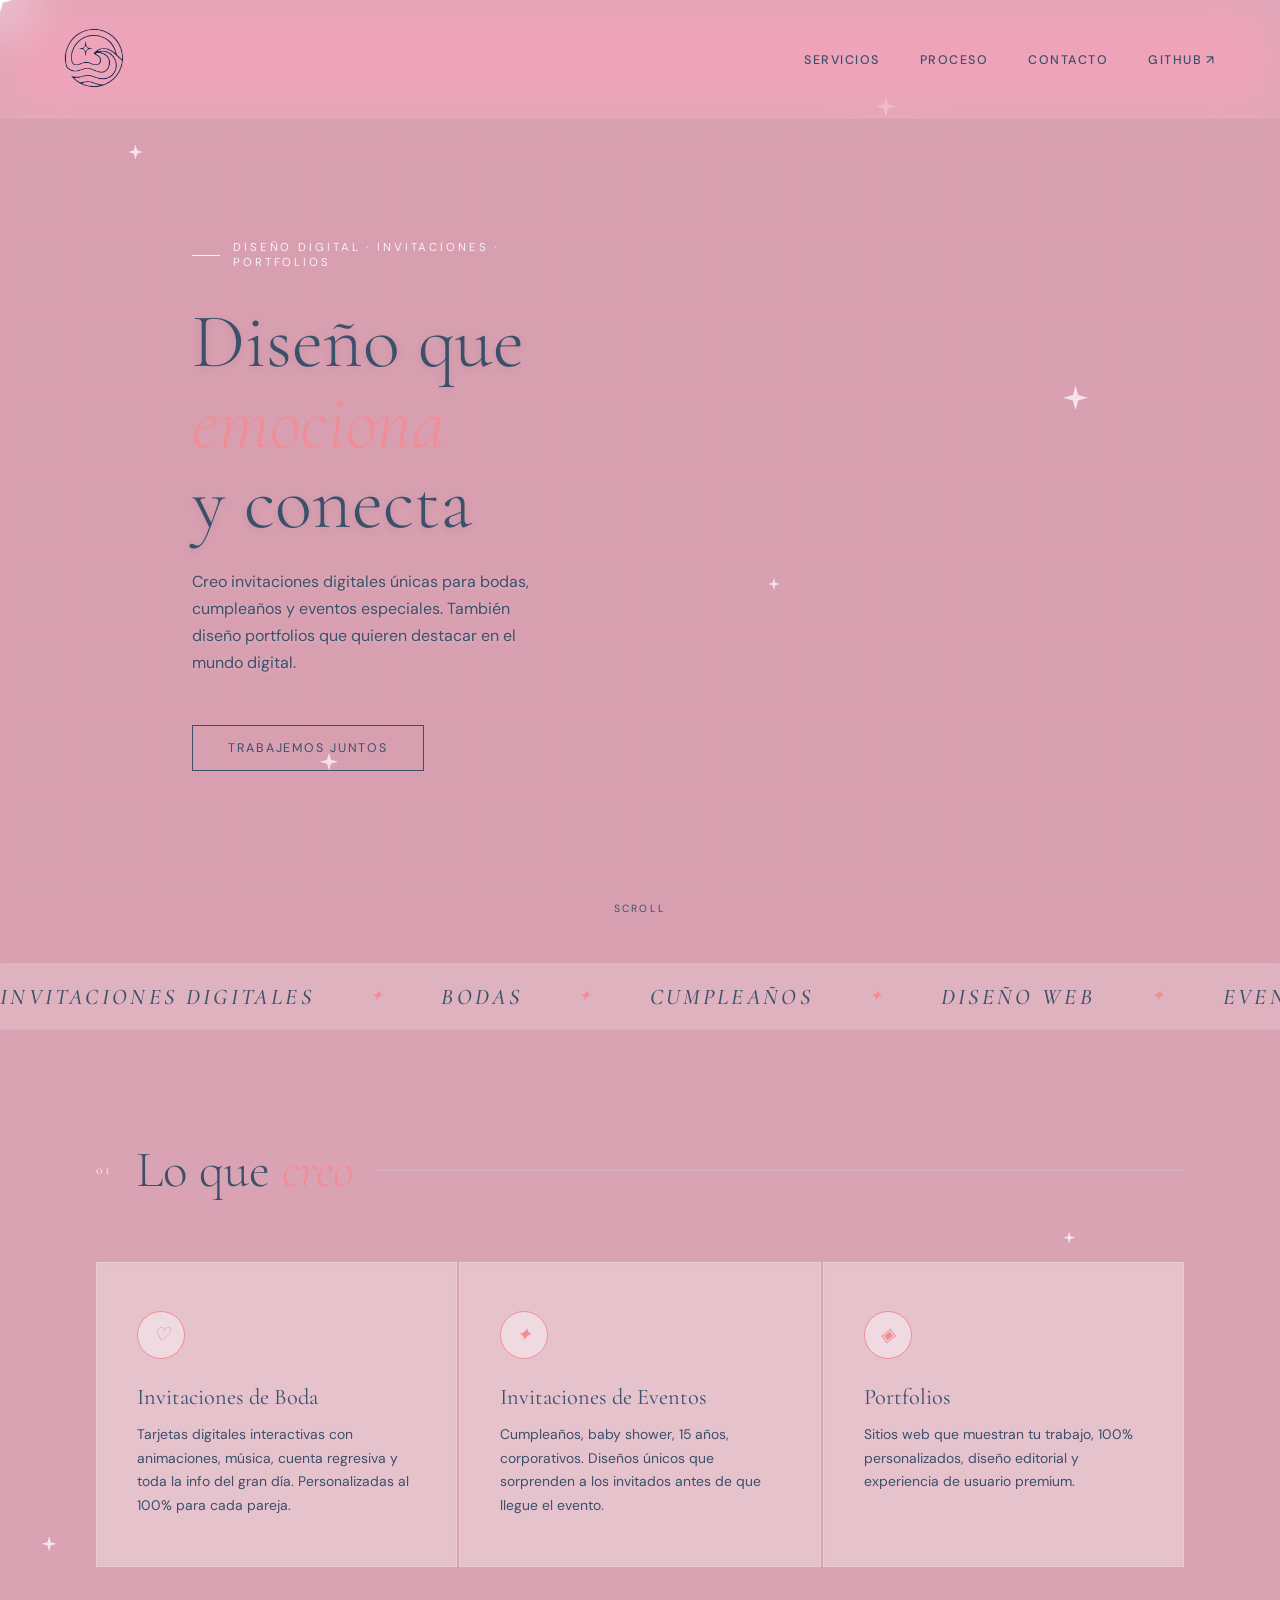
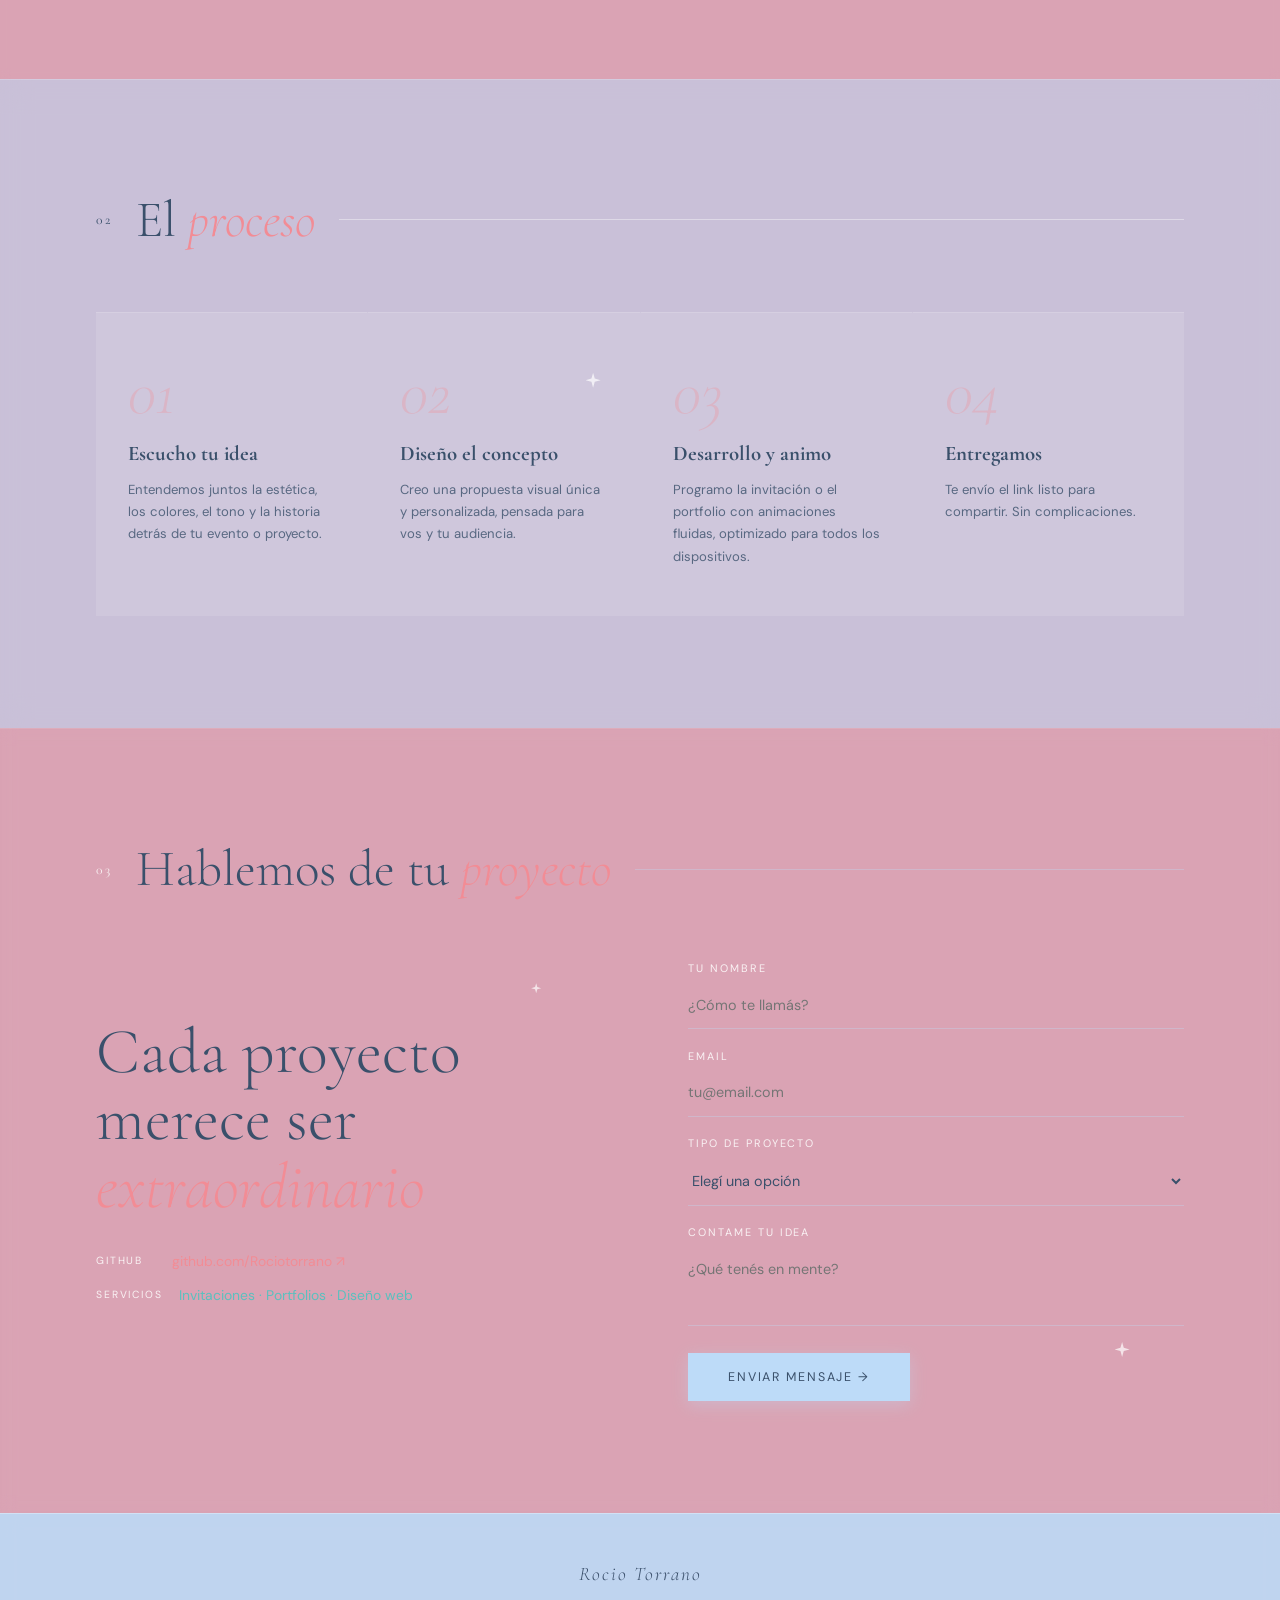
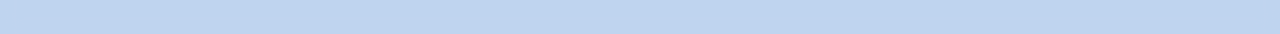
<file: index.html>
<!DOCTYPE html>
<html lang="es">

<head>
  <meta charset="UTF-8">
  <meta name="viewport" content="width=device-width, initial-scale=1.0">
  <title>Rocio Torrano — Diseño Digital</title>
  <link
    href="https://fonts.googleapis.com/css2?family=Cormorant+Garamond:ital,wght@0,300;0,400;0,600;1,300;1,400&family=DM+Sans:wght@300;400;500&display=swap"
    rel="stylesheet">
  <link rel="stylesheet" href="style.css">
</head>

<body>

  <video autoplay muted loop playsinline id="bg-video">
    <source src="fondo.mp4" type="video/mp4">
  </video>

  <div id="cursor"></div>
  <div id="cursor-ring"></div>

  <nav>
    <a href="#" class="nav-logo">
      <img src="logo.png" alt="Rocio Torrano" class="logo-img">
    </a>
    <ul class="nav-links">
      <li><a href="#servicios">Servicios</a></li>
      <li><a href="#proceso">Proceso</a></li>
      <li><a href="#contacto">Contacto</a></li>
      <li><a href="https://github.com/Rociotorrano" target="_blank">GitHub ↗</a></li>
    </ul>
  </nav>

  <!-- HERO -->
  <section class="hero">
    <div class="hero-bg-anim">
      <!-- Destellos inspirados en la imagen -->
      <div class="sparkle" style="top: 15%; left: 10%; animation-delay: 0s;"></div>
      <div class="sparkle" style="top: 40%; right: 15%; animation-delay: 1.5s; width: 25px; height: 25px;"></div>
      <div class="sparkle" style="bottom: 20%; left: 25%; animation-delay: 0.8s; width: 18px; height: 18px;"></div>
      <div class="sparkle" style="top: 60%; left: 60%; animation-delay: 2s; width: 12px; height: 12px;"></div>
      <div class="sparkle" style="top: 10%; right: 30%; animation-delay: 0.5s; width: 20px; height: 20px;"></div>
    </div>
    <div class="hero-left">
      <div class="hero-tag">Diseño Digital · Invitaciones · Portfolios</div>
      <h1 class="hero-title">
        Diseño que<br><em>emociona</em><br>y conecta
      </h1>
      <p class="hero-sub">
        Creo invitaciones digitales únicas para bodas, cumpleaños y eventos especiales. También diseño portfolios que
        quieren destacar en el mundo digital.
      </p>
      <div class="hero-ctas">
        <a href="#contacto" class="btn-outline">Trabajemos juntos</a>
      </div>
    </div>
    <div class="hero-right">
    </div>
    <div class="hero-scroll">
      <span>Scroll</span>
    </div>
  </section>

  <!-- MARQUEE -->
  <div class="marquee-strip">
    <div class="marquee-inner">
      <span>Invitaciones Digitales</span><span class="dot">✦</span>
      <span>Bodas</span><span class="dot">✦</span>
      <span>Cumpleaños</span><span class="dot">✦</span>
      <span>Diseño Web</span><span class="dot">✦</span>
      <span>Eventos Especiales</span><span class="dot">✦</span>
      <span>Invitaciones Digitales</span><span class="dot">✦</span>
      <span>Bodas</span><span class="dot">✦</span>
      <span>Cumpleaños</span><span class="dot">✦</span>
      <span>Diseño Web</span><span class="dot">✦</span>
      <span>Eventos Especiales</span><span class="dot">✦</span>
    </div>
  </div>

  <!-- SERVICIOS -->
  <section class="services" id="servicios">
    <div class="section-header">
      <span class="section-num">01</span>
      <h2 class="section-title">Lo que <em>creo</em></h2>
      <div class="section-line"></div>
    </div>
    <div class="services-grid" style="position: relative;">
      <!-- Brillos en servicios -->
      <div class="sparkle" style="top: -10%; right: 10%; animation-delay: 2s; width: 12px; height: 12px;"></div>
      <div class="sparkle" style="bottom: 5%; left: -5%; animation-delay: 1s; width: 15px; height: 15px;"></div>

      <div class="service-card">
        <div class="service-icon">♡</div>
        <h3 class="service-name">Invitaciones de Boda</h3>
        <p class="service-desc">Tarjetas digitales interactivas con animaciones, música, cuenta regresiva y toda la info
          del gran día. Personalizadas al 100% para cada pareja.</p>
      </div>
      <div class="service-card">
        <div class="service-icon">✦</div>
        <h3 class="service-name">Invitaciones de Eventos</h3>
        <p class="service-desc">Cumpleaños, baby shower, 15 años, corporativos. Diseños únicos que sorprenden a los
          invitados antes de que llegue el evento.</p>
      </div>
      <div class="service-card">
        <div class="service-icon">◈</div>
        <h3 class="service-name">Portfolios</h3>
        <p class="service-desc">Sitios web que muestran tu trabajo, 100% personalizados,
          diseño editorial y experiencia de usuario premium.</p>
      </div>
    </div>
  </section>



  <!-- PROCESO -->
  <section class="process" id="proceso">
    <div class="section-header">
      <span class="section-num">02</span>
      <h2 class="section-title">El <em>proceso</em></h2>
      <div class="section-line"></div>
    </div>
    <div class="process-steps" style="position: relative;">
      <!-- Brillos en proceso -->
      <div class="sparkle" style="top: 20%; left: 45%; animation-delay: 3s; filter: brightness(2);"></div>

      <div class="step">
        <div class="step-num">01</div>
        <h3 class="step-title">Escucho tu idea</h3>
        <p class="step-desc">Entendemos juntos la estética, los colores, el tono y la historia detrás de tu evento o
          proyecto.</p>
      </div>
      <div class="step">
        <div class="step-num">02</div>
        <h3 class="step-title">Diseño el concepto</h3>
        <p class="step-desc">Creo una propuesta visual única y personalizada, pensada para vos y tu audiencia.</p>
      </div>
      <div class="step">
        <div class="step-num">03</div>
        <h3 class="step-title">Desarrollo y animo</h3>
        <p class="step-desc">Programo la invitación o el portfolio con animaciones fluidas, optimizado para todos los
          dispositivos.</p>
      </div>
      <div class="step">
        <div class="step-num">04</div>
        <h3 class="step-title">Entregamos</h3>
        <p class="step-desc">Te envío el link listo para compartir. Sin complicaciones.</p>
      </div>
    </div>
  </section>

  <!-- CONTACTO -->
  <section class="contact" id="contacto">
    <div class="section-header">
      <span class="section-num">03</span>
      <h2 class="section-title">Hablemos de tu <em>proyecto</em></h2>
      <div class="section-line"></div>
    </div>
    <div class="contact-inner" style="position: relative;">
      <!-- Brillos en contacto -->
      <div class="sparkle" style="bottom: 10%; right: 5%; animation-delay: 0.5s;"></div>
      <div class="sparkle" style="top: 5%; left: 40%; animation-delay: 2.5s; width: 10px; height: 10px;"></div>

      <div class="contact-left">
        <div class="big-text">
          Cada proyecto<br>merece ser<br><em>extraordinario</em>
        </div>
        <div class="contact-detail">
          <div class="contact-item">
            <span class="label">GitHub</span>
            <a href="https://github.com/Rociotorrano" target="_blank"
              style="color:var(--dusty-rose); text-decoration:none; font-size:0.87rem;">github.com/Rociotorrano ↗</a>
          </div>
          <div class="contact-item">
            <span class="label">Servicios</span>
            <span>Invitaciones · Portfolios · Diseño web</span>
          </div>
        </div>

      </div>
      <div class="contact-form">
        <div class="form-group">
          <label>Tu nombre</label>
          <input type="text" id="contact-name" placeholder="¿Cómo te llamás?">
        </div>
        <div class="form-group">
          <label>Email</label>
          <input type="email" id="contact-email" placeholder="tu@email.com">
        </div>
        <div class="form-group">
          <label>Tipo de proyecto</label>
          <select id="contact-project">
            <option value="" disabled selected>Elegí una opción</option>
            <option>Invitación de boda</option>
            <option>Invitación de cumpleaños / evento</option>
            <option>Portfolio</option>
            <option>Otro proyecto</option>
          </select>
        </div>
        <div class="form-group">
          <label>Contame tu idea</label>
          <textarea id="contact-message" placeholder="¿Qué tenés en mente?"></textarea>
        </div>
        <button class="form-submit" id="whatsapp-submit">Enviar mensaje →</button>
      </div>
    </div>
  </section>

  <!-- FOOTER -->
  <footer style="justify-content: center; flex-direction: column; gap: 1rem; text-align: center;">
    <div class="footer-logo">Rocio Torrano</div>

  </footer>

  <script src="main.js"></script>
</body>

</html>
</file>
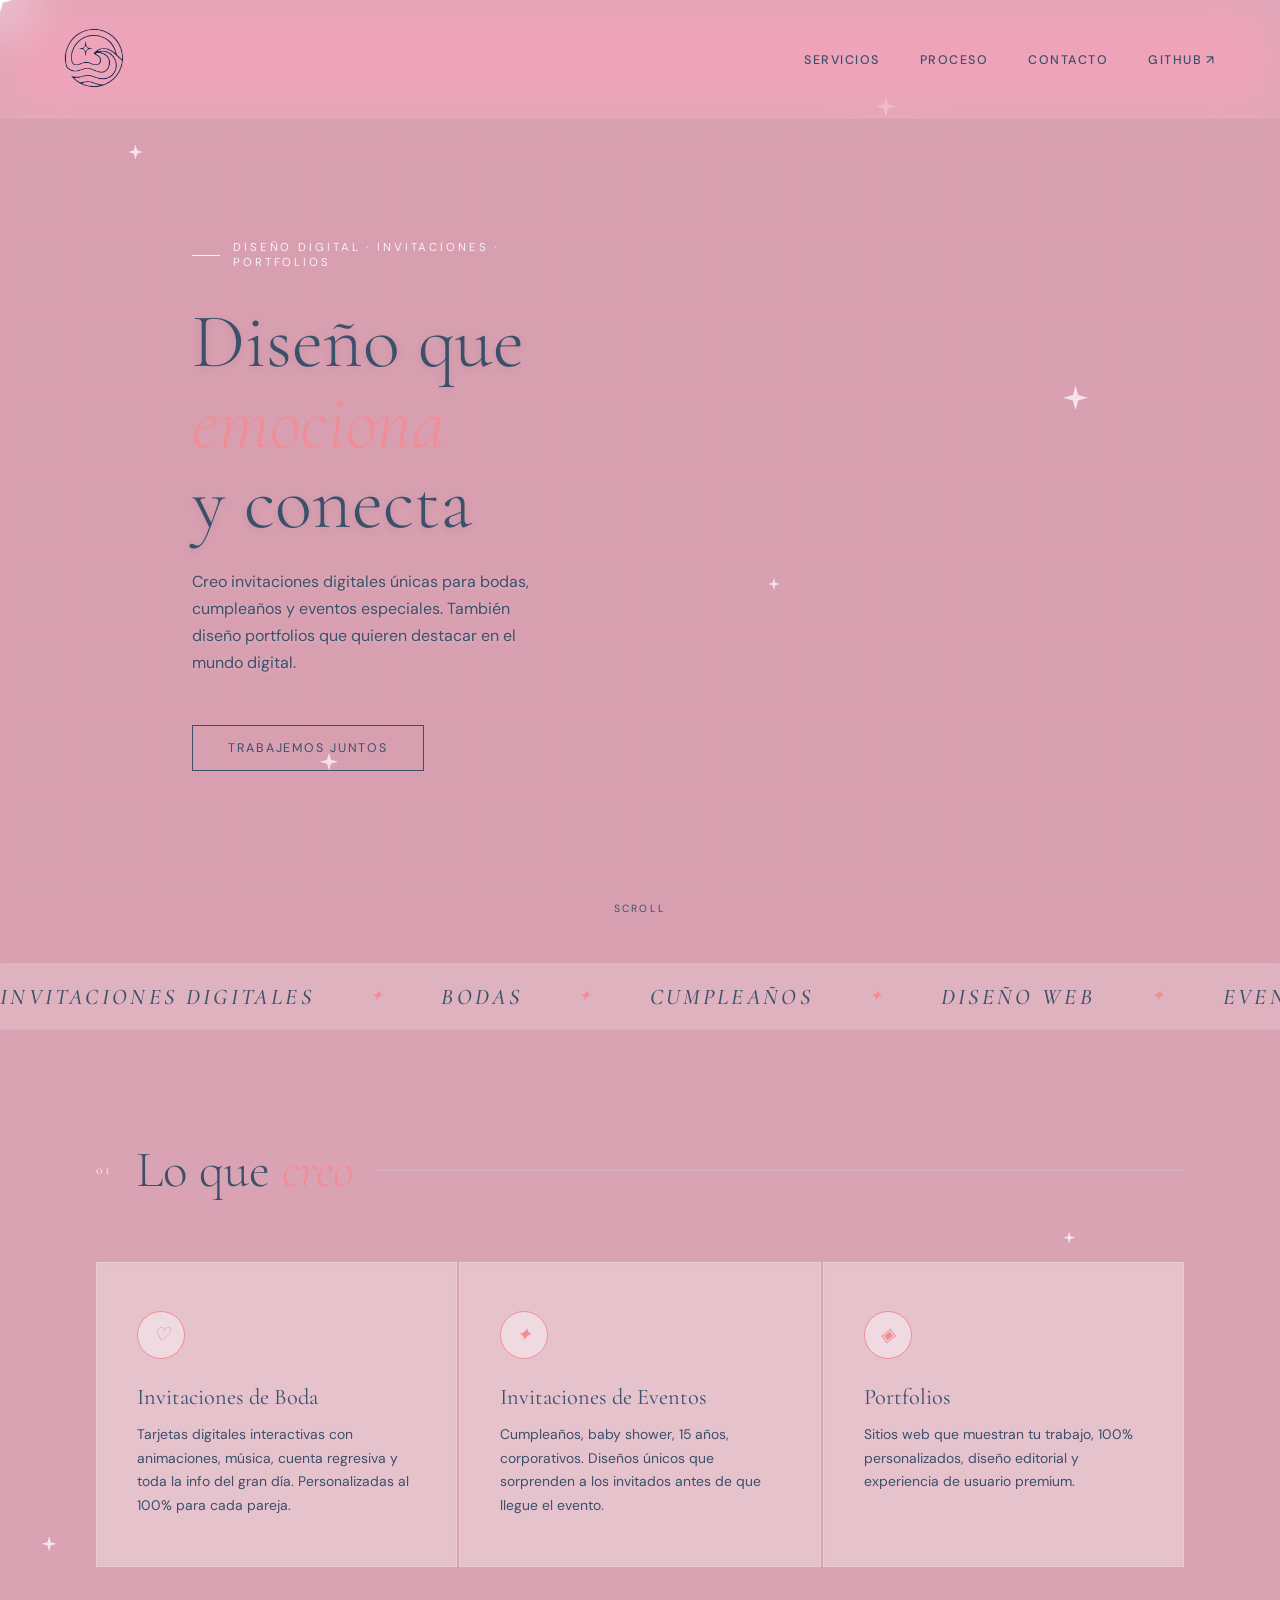
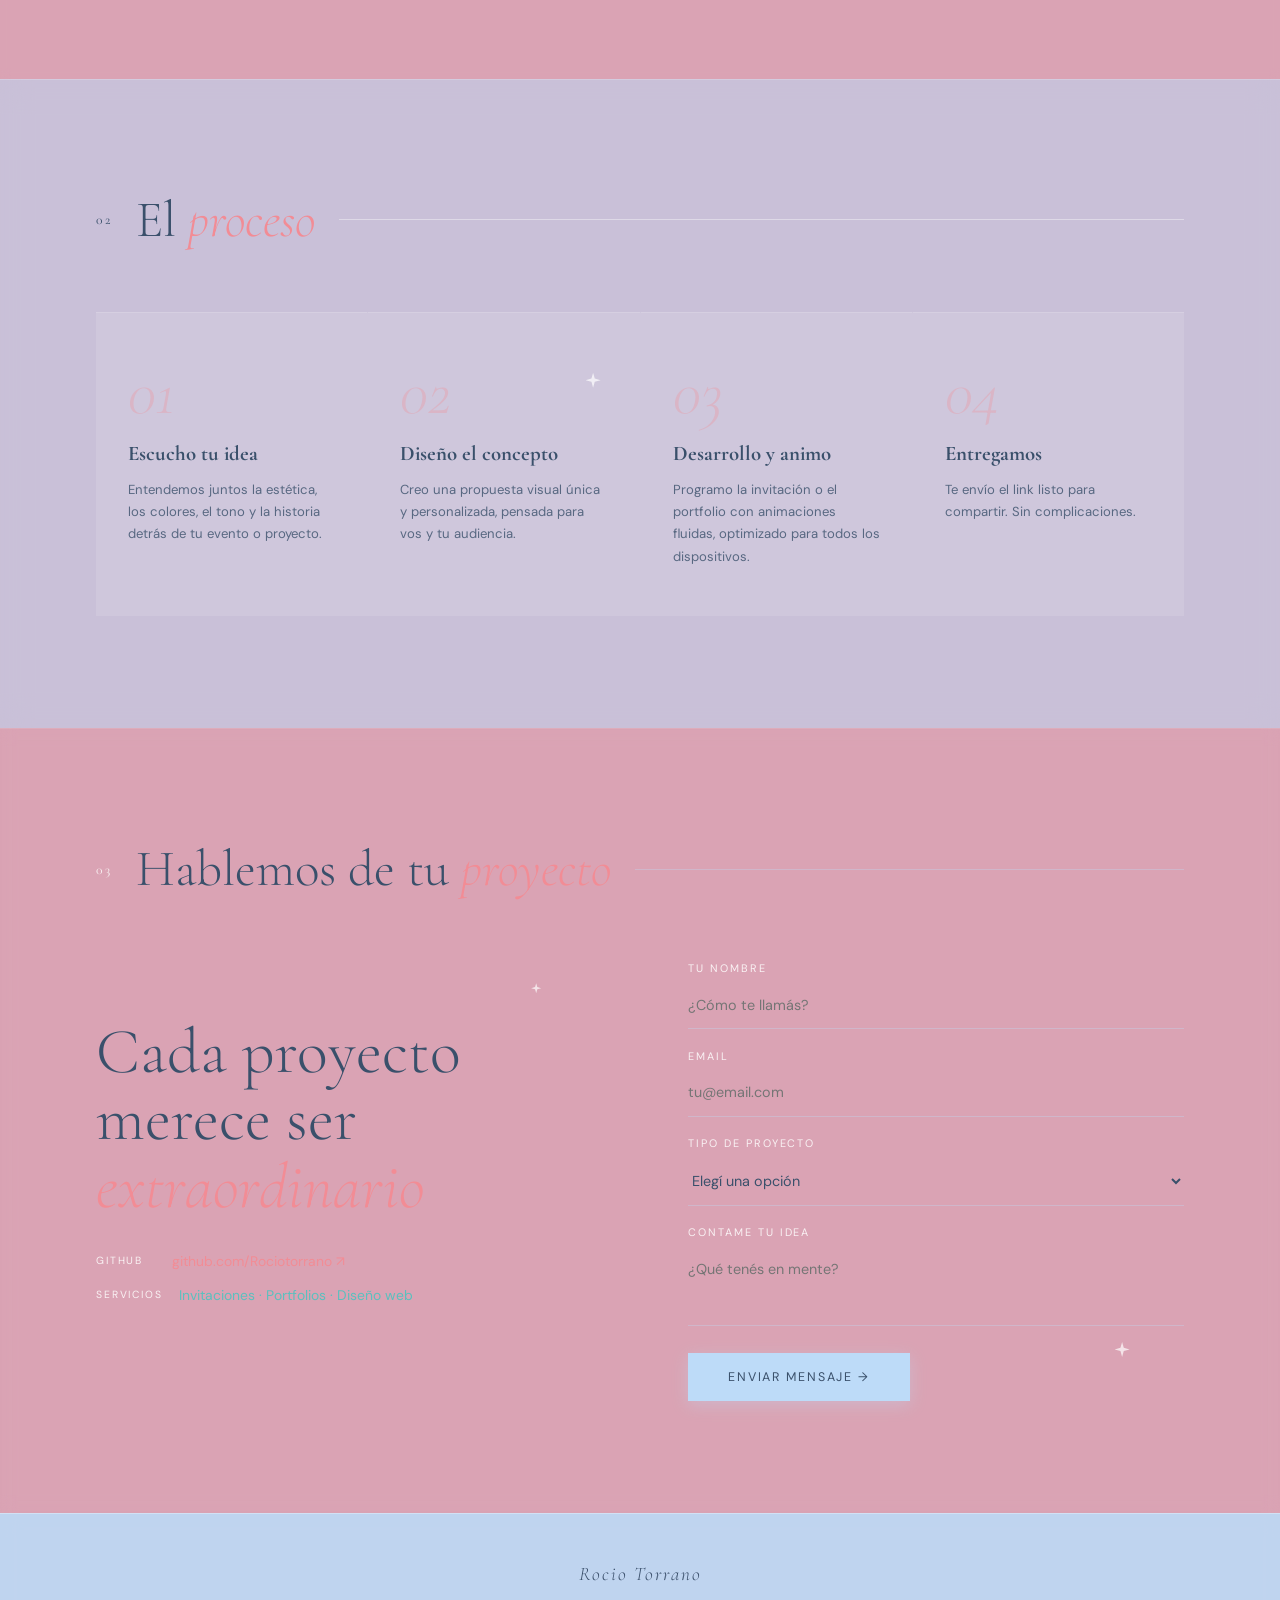
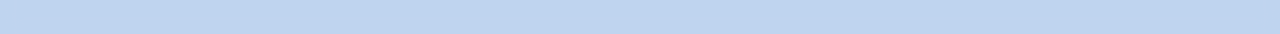
<file: portfolio-rocio.html>
<!DOCTYPE html>
<html lang="es">

<head>
  <meta charset="UTF-8">
  <meta name="viewport" content="width=device-width, initial-scale=1.0">
  <title>Rocio Torrano — Diseño Digital</title>
  <link
    href="https://fonts.googleapis.com/css2?family=Cormorant+Garamond:ital,wght@0,300;0,400;0,600;1,300;1,400&family=DM+Sans:wght@300;400;500&display=swap"
    rel="stylesheet">
  <link rel="stylesheet" href="style.css">
</head>

<body>

  <video autoplay muted loop playsinline id="bg-video">
    <source src="fondo.mp4" type="video/mp4">
  </video>

  <div id="cursor"></div>
  <div id="cursor-ring"></div>

  <nav>
    <a href="#" class="nav-logo">
      <img src="logo.png" alt="Rocio Torrano" style="height: 85px; width: auto; display: block;">
    </a>
    <ul class="nav-links">
      <li><a href="#servicios">Servicios</a></li>
      <li><a href="#proceso">Proceso</a></li>
      <li><a href="#contacto">Contacto</a></li>
      <li><a href="https://github.com/Rociotorrano" target="_blank">GitHub ↗</a></li>
    </ul>
  </nav>

  <!-- HERO -->
  <section class="hero">
    <div class="hero-bg-anim">
      <!-- Destellos inspirados en la imagen -->
      <div class="sparkle" style="top: 15%; left: 10%; animation-delay: 0s;"></div>
      <div class="sparkle" style="top: 40%; right: 15%; animation-delay: 1.5s; width: 25px; height: 25px;"></div>
      <div class="sparkle" style="bottom: 20%; left: 25%; animation-delay: 0.8s; width: 18px; height: 18px;"></div>
      <div class="sparkle" style="top: 60%; left: 60%; animation-delay: 2s; width: 12px; height: 12px;"></div>
      <div class="sparkle" style="top: 10%; right: 30%; animation-delay: 0.5s; width: 20px; height: 20px;"></div>
    </div>
    <div class="hero-left">
      <div class="hero-tag">Diseño Digital · Invitaciones · Portfolios</div>
      <h1 class="hero-title">
        Diseño que<br><em>emociona</em><br>y conecta
      </h1>
      <p class="hero-sub">
        Creo invitaciones digitales únicas para bodas, cumpleaños y eventos especiales. También diseño portfolios que
        quieren destacar en el mundo digital.
      </p>
      <div class="hero-ctas">
        <a href="#contacto" class="btn-outline">Trabajemos juntos</a>
      </div>
    </div>
    <div class="hero-right">
    </div>
    <div class="hero-scroll">
      <span>Scroll</span>
    </div>
  </section>

  <!-- MARQUEE -->
  <div class="marquee-strip">
    <div class="marquee-inner">
      <span>Invitaciones Digitales</span><span class="dot">✦</span>
      <span>Bodas</span><span class="dot">✦</span>
      <span>Cumpleaños</span><span class="dot">✦</span>
      <span>Diseño Web</span><span class="dot">✦</span>
      <span>Eventos Especiales</span><span class="dot">✦</span>
      <span>Invitaciones Digitales</span><span class="dot">✦</span>
      <span>Bodas</span><span class="dot">✦</span>
      <span>Cumpleaños</span><span class="dot">✦</span>
      <span>Diseño Web</span><span class="dot">✦</span>
      <span>Eventos Especiales</span><span class="dot">✦</span>
    </div>
  </div>

  <!-- SERVICIOS -->
  <section class="services" id="servicios">
    <div class="section-header">
      <span class="section-num">01</span>
      <h2 class="section-title">Lo que <em>creo</em></h2>
      <div class="section-line"></div>
    </div>
    <div class="services-grid" style="position: relative;">
      <!-- Brillos en servicios -->
      <div class="sparkle" style="top: -10%; right: 10%; animation-delay: 2s; width: 12px; height: 12px;"></div>
      <div class="sparkle" style="bottom: 5%; left: -5%; animation-delay: 1s; width: 15px; height: 15px;"></div>

      <div class="service-card">
        <div class="service-icon">♡</div>
        <h3 class="service-name">Invitaciones de Boda</h3>
        <p class="service-desc">Tarjetas digitales interactivas con animaciones, música, cuenta regresiva y toda la info
          del gran día. Personalizadas al 100% para cada pareja.</p>
      </div>
      <div class="service-card">
        <div class="service-icon">✦</div>
        <h3 class="service-name">Invitaciones de Eventos</h3>
        <p class="service-desc">Cumpleaños, baby shower, 15 años, corporativos. Diseños únicos que sorprenden a los
          invitados antes de que llegue el evento.</p>
      </div>
      <div class="service-card">
        <div class="service-icon">◈</div>
        <h3 class="service-name">Portfolios</h3>
        <p class="service-desc">Sitios web que muestran tu trabajo, 100% personalizados,
          diseño editorial y experiencia de usuario premium.</p>
      </div>
    </div>
  </section>



  <!-- PROCESO -->
  <section class="process" id="proceso">
    <div class="section-header">
      <span class="section-num">02</span>
      <h2 class="section-title">El <em>proceso</em></h2>
      <div class="section-line"></div>
    </div>
    <div class="process-steps" style="position: relative;">
      <!-- Brillos en proceso -->
      <div class="sparkle" style="top: 20%; left: 45%; animation-delay: 3s; filter: brightness(2);"></div>

      <div class="step">
        <div class="step-num">01</div>
        <h3 class="step-title">Escucho tu idea</h3>
        <p class="step-desc">Entendemos juntos la estética, los colores, el tono y la historia detrás de tu evento o
          proyecto.</p>
      </div>
      <div class="step">
        <div class="step-num">02</div>
        <h3 class="step-title">Diseño el concepto</h3>
        <p class="step-desc">Creo una propuesta visual única y personalizada, pensada para vos y tu audiencia.</p>
      </div>
      <div class="step">
        <div class="step-num">03</div>
        <h3 class="step-title">Desarrollo y animo</h3>
        <p class="step-desc">Programo la invitación o el portfolio con animaciones fluidas, optimizado para todos los
          dispositivos.</p>
      </div>
      <div class="step">
        <div class="step-num">04</div>
        <h3 class="step-title">Entregamos</h3>
        <p class="step-desc">Te envío el link listo para compartir. Sin complicaciones.</p>
      </div>
    </div>
  </section>

  <!-- CONTACTO -->
  <section class="contact" id="contacto">
    <div class="section-header">
      <span class="section-num">03</span>
      <h2 class="section-title">Hablemos de tu <em>proyecto</em></h2>
      <div class="section-line"></div>
    </div>
    <div class="contact-inner" style="position: relative;">
      <!-- Brillos en contacto -->
      <div class="sparkle" style="bottom: 10%; right: 5%; animation-delay: 0.5s;"></div>
      <div class="sparkle" style="top: 5%; left: 40%; animation-delay: 2.5s; width: 10px; height: 10px;"></div>

      <div class="contact-left">
        <div class="big-text">
          Cada proyecto<br>merece ser<br><em>extraordinario</em>
        </div>
        <div class="contact-detail">
          <div class="contact-item">
            <span class="label">GitHub</span>
            <a href="https://github.com/Rociotorrano" target="_blank"
              style="color:var(--dusty-rose); text-decoration:none; font-size:0.87rem;">github.com/Rociotorrano ↗</a>
          </div>
          <div class="contact-item">
            <span class="label">Servicios</span>
            <span>Invitaciones · Portfolios · Diseño web</span>
          </div>
        </div>

      </div>
      <div class="contact-form">
        <div class="form-group">
          <label>Tu nombre</label>
          <input type="text" id="contact-name" placeholder="¿Cómo te llamás?">
        </div>
        <div class="form-group">
          <label>Email</label>
          <input type="email" id="contact-email" placeholder="tu@email.com">
        </div>
        <div class="form-group">
          <label>Tipo de proyecto</label>
          <select id="contact-project">
            <option value="" disabled selected>Elegí una opción</option>
            <option>Invitación de boda</option>
            <option>Invitación de cumpleaños / evento</option>
            <option>Portfolio</option>
            <option>Otro proyecto</option>
          </select>
        </div>
        <div class="form-group">
          <label>Contame tu idea</label>
          <textarea id="contact-message" placeholder="¿Qué tenés en mente?"></textarea>
        </div>
        <button class="form-submit" id="whatsapp-submit">Enviar mensaje →</button>
      </div>
    </div>
  </section>

  <!-- FOOTER -->
  <footer style="justify-content: center; flex-direction: column; gap: 1rem; text-align: center;">
    <div class="footer-logo">Rocio Torrano</div>

  </footer>

  <script src="main.js"></script>
</body>

</html>
</file>
<file: style.css>
:root {
  --cream: #d89fb0;
  --warm-white: #FFFFFF;
  --blush: #FDE2E4;
  --dusty-rose: #F28C95;
  --terra: #FFB382;
  --deep: #3A506B;
  /* Azul profundo para legibilidad en lugar de marrón */
  --sage: #5BC0BE;
  /* Celeste acento */
  --gold: rgba(255, 255, 255, 0.85);
  /* Blanco opaco para etiquetas */
  --gold-light: rgba(186, 225, 255, 0.3);
  /* Bordes celestes suaves */
  --charcoal: #5BC0BE;
  --mesh-1: #FFB382;
  --mesh-2: #F28C95;
  --mesh-3: #FFD97D;
  --mesh-4: #FFCAE3;
}

* {
  margin: 0;
  padding: 0;
  box-sizing: border-box;
}

body {
  font-family: 'DM Sans', sans-serif;
  background-color: var(--cream);
  color: var(--deep);
  overflow-x: hidden;
  position: relative;
}

#bg-video {
  position: fixed;
  top: 50%;
  left: 50%;
  min-width: 100%;
  min-height: 100%;
  width: auto;
  height: auto;
  z-index: -5;
  transform: translate(-50%, -50%);
  object-fit: cover;
}

/* Glass Tile Grid Overlay */
body::before {
  content: '';
  position: fixed;
  inset: 0;
  z-index: -1;
  pointer-events: none;
}

body::after {
  content: '';
  position: fixed;
  inset: 0;
  background-color: rgba(216, 159, 176, 0.3);
  /* Tinte rosado para el video */
  background-image: radial-gradient(circle at 2px 2px, rgba(255, 255, 255, 0.05) 1px, transparent 0);
  background-size: 20px 20px;
  backdrop-filter: blur(2px);
  z-index: -2;
  pointer-events: none;
}

/* Subtle tile highlight */
.grid-tile-highlight {
  position: absolute;
  inset: 0;
  background: radial-gradient(circle at 50% 50%, rgba(255, 255, 255, 0.03) 0%, transparent 70%);
  pointer-events: none;
}

/* ── CURSOR ── */
body {
  cursor: none;
}

#cursor {
  position: fixed;
  width: 25px;
  height: 25px;
  background: #FFFFFF;
  /* Blanco puro */
  clip-path: polygon(50% 0%, 61% 39%, 100% 50%, 61% 61%, 50% 100%, 39% 61%, 0% 50%, 39% 39%);
  pointer-events: none;
  z-index: 9999;
  transform: translate(-50%, -50%);
  transition: transform 0.1s ease-out;
  filter: drop-shadow(0 0 10px #FFFFFF) drop-shadow(0 0 20px #FFFFFF);
  /* Sombra blanca intensa */
}

#cursor-ring {
  position: fixed;
  width: 65px;
  height: 65px;
  background: rgba(255, 255, 255, 0.4);
  /* Halo blanco más visible */
  border-radius: 50%;
  pointer-events: none;
  z-index: 9998;
  transform: translate(-50%, -50%);
  transition: all 0.2s cubic-bezier(.23, 1, .32, 1);
  filter: blur(25px);
  opacity: 1;
}

/* ── NAV ── */
nav {
  position: fixed;
  top: 0;
  left: 0;
  right: 0;
  z-index: 100;
  padding: 1rem 4rem;
  display: flex;
  justify-content: space-between;
  align-items: center;
  background: rgba(255, 255, 255, 0.1);
  backdrop-filter: blur(30px) saturate(150%);
  border-bottom: 1px solid rgba(255, 255, 255, 0.1);
}

.nav-logo {
  display: flex;
  align-items: center;
  text-decoration: none;
}

.logo-img {
  height: 85px;
  width: auto;
  display: block;
  transition: height 0.3s ease;
}

.nav-links {
  display: flex;
  gap: 2.5rem;
  list-style: none;
}

.nav-links a {
  font-size: 0.78rem;
  letter-spacing: 0.12em;
  text-transform: uppercase;
  color: var(--deep);
  /* Cambiado a deep para visibilidad */
  text-decoration: none;
  font-weight: 500;
  transition: color 0.2s;
}

.nav-links a:hover {
  color: var(--dusty-rose);
}

/* ── HERO ── */
.hero {
  min-height: 100vh;
  display: grid;
  grid-template-columns: 1fr 1fr;
  position: relative;
  overflow: hidden;
  background-color: transparent;
}

@keyframes meshAnim {
  0% {
    background-position: 0% 0%;
  }

  100% {
    background-position: 100% 100%;
  }
}

.hero-left {
  display: flex;
  flex-direction: column;
  justify-content: center;
  padding: 8rem 5rem 5rem 6rem;
  position: relative;
  z-index: 2;
}

.hero-tag {
  font-size: 0.72rem;
  letter-spacing: 0.25em;
  text-transform: uppercase;
  color: var(--gold);
  margin-bottom: 2rem;
  display: flex;
  align-items: center;
  gap: 0.8rem;
}

.hero-tag::before {
  content: '';
  display: block;
  width: 2rem;
  height: 0.5px;
  background: var(--gold);
}

.hero-title {
  font-family: 'Cormorant Garamond', serif;
  font-size: clamp(3.5rem, 6vw, 6rem);
  font-weight: 300;
  line-height: 1.05;
  margin-bottom: 1.5rem;
  color: var(--deep);
  text-shadow: 0 2px 10px rgba(0, 0, 0, 0.1);
  /* Sombra sutil para legibilidad */
}

.hero-title em {
  font-style: italic;
  color: var(--dusty-rose);
  text-shadow: none;
}

.hero-sub {
  font-size: 1rem;
  font-weight: 400;
  line-height: 1.7;
  color: var(--deep);
  max-width: 380px;
  margin-bottom: 3rem;
  opacity: 1;
  text-shadow: 0 1px 5px rgba(255, 255, 255, 0.3);
  /* Brillo para lectura */
}

.hero-ctas {
  display: flex;
  gap: 1rem;
  flex-wrap: wrap;
}

.btn-primary {
  padding: 0.9rem 2.2rem;
  background: var(--deep);
  color: var(--cream);
  font-size: 0.78rem;
  letter-spacing: 0.15em;
  text-transform: uppercase;
  border: none;
  text-decoration: none;
  font-family: 'DM Sans', sans-serif;
  transition: background 0.2s, transform 0.2s;
  display: inline-block;
}

.btn-primary:hover {
  background: var(--terra);
  transform: translateY(-1px);
}

.btn-outline {
  padding: 0.9rem 2.2rem;
  background: transparent;
  color: var(--deep);
  font-size: 0.78rem;
  letter-spacing: 0.15em;
  text-transform: uppercase;
  border: 0.5px solid var(--deep);
  text-decoration: none;
  font-family: 'DM Sans', sans-serif;
  transition: all 0.2s;
  display: inline-block;
}

.btn-outline:hover {
  background: var(--blush);
  border-color: var(--dusty-rose);
}

.hero-right {
  position: relative;
  overflow: hidden;
}

/* Sparkles */
.sparkle {
  position: absolute;
  background: white;
  width: 15px;
  height: 15px;
  clip-path: polygon(50% 0%, 61% 39%, 100% 50%, 61% 61%, 50% 100%, 39% 61%, 0% 50%, 39% 39%);
  opacity: 0.7;
  z-index: 1;
  filter: blur(0.5px);
  animation: twinkle 3s ease-in-out infinite;
}

@keyframes twinkle {

  0%,
  100% {
    transform: scale(0.8);
    opacity: 0.4;
    filter: drop-shadow(0 0 5px white);
  }

  50% {
    transform: scale(1.2);
    opacity: 0.8;
    filter: drop-shadow(0 0 10px white);
  }
}

.hero-right {
  position: relative;
  overflow: hidden;
}


.hero-scroll {
  position: absolute;
  bottom: 3rem;
  left: 50%;
  transform: translateX(-50%);
  display: flex;
  flex-direction: column;
  align-items: center;
  gap: 0.5rem;
  font-size: 0.65rem;
  letter-spacing: 0.2em;
  text-transform: uppercase;
  color: var(--deep);
  opacity: 1;
}

.hero-scroll .line {
  width: 0.5px;
  height: 3rem;
  background: var(--charcoal);
  animation: scrollLine 2s ease-in-out infinite;
}

@keyframes scrollLine {

  0%,
  100% {
    transform: scaleY(0);
    transform-origin: top;
  }

  50% {
    transform: scaleY(1);
    transform-origin: top;
  }
}

/* ── SECTIONS ── */
section {
  padding: 7rem 6rem;
}

.section-header {
  display: flex;
  align-items: center;
  gap: 1.5rem;
  margin-bottom: 4rem;
}

.section-num {
  font-family: 'Cormorant Garamond', serif;
  font-size: 0.85rem;
  color: var(--gold);
  letter-spacing: 0.2em;
}

.section-title {
  font-family: 'Cormorant Garamond', serif;
  font-size: clamp(2rem, 4vw, 3.5rem);
  font-weight: 300;
  color: var(--deep);
  line-height: 1.1;
}

.section-title em {
  font-style: italic;
  color: var(--dusty-rose);
}

.section-line {
  flex: 1;
  height: 0.5px;
  background: var(--gold-light);
}

/* ── SERVICES ── */
.services {
  background: rgba(255, 255, 255, 0.05);
  /* Muy sutil para que se vea la cuadrícula */
  backdrop-filter: blur(5px);
  border-top: 1px solid rgba(255, 255, 255, 0.1);
}

.services-grid {
  display: grid;
  grid-template-columns: repeat(3, 1fr);
  gap: 2px;
}

.service-card {
  padding: 3rem 2.5rem;
  background: rgba(255, 255, 255, 0.3);
  backdrop-filter: blur(5px);
  border: 1px solid rgba(255, 255, 255, 0.2);
  position: relative;
  overflow: hidden;
  transition: all 0.3s;
}

.service-card:hover {
  background: var(--blush);
}

.service-card::before {
  content: '';
  position: absolute;
  bottom: 0;
  left: 0;
  right: 0;
  height: 2px;
  background: var(--gold);
  transform: scaleX(0);
  transform-origin: left;
  transition: transform 0.4s ease;
}

.service-card:hover::before {
  transform: scaleX(1);
}

.service-icon {
  width: 3rem;
  height: 3rem;
  margin-bottom: 1.5rem;
  border: 1px solid var(--dusty-rose);
  display: flex;
  align-items: center;
  justify-content: center;
  font-family: 'Cormorant Garamond', serif;
  font-size: 1.2rem;
  color: var(--dusty-rose);
  font-style: italic;
  background: rgba(255, 255, 255, 0.4);
  border-radius: 50%;
}

.service-name {
  font-family: 'Cormorant Garamond', serif;
  font-size: 1.4rem;
  font-weight: 400;
  margin-bottom: 0.8rem;
  color: var(--deep);
}

.service-desc {
  font-size: 0.87rem;
  font-weight: 400;
  line-height: 1.7;
  color: var(--deep);
  opacity: 1;
}

/* ── PORTFOLIO PROJECTS ── */
.projects {
  background: transparent;
}

.projects-grid {
  display: grid;
  grid-template-columns: repeat(2, 1fr);
  gap: 1.5rem;
}

.project-card {
  position: relative;
  overflow: hidden;
  aspect-ratio: 4/3;
  background: var(--blush);
  cursor: none;
}

.project-card.featured {
  grid-column: span 2;
  aspect-ratio: 16/7;
}

.project-bg {
  position: absolute;
  inset: 0;
  transition: transform 0.6s cubic-bezier(.23, 1, .32, 1);
}

.project-card:hover .project-bg {
  transform: scale(1.04);
}

.project-card:nth-child(1) .project-bg {
  background: linear-gradient(135deg, #F28C95 0%, #F2BFBA 100%);
}

.project-card:nth-child(2) .project-bg {
  background: linear-gradient(135deg, #F2BFBA 0%, #F1CCA6 100%);
}

.project-card:nth-child(3) .project-bg {
  background: linear-gradient(135deg, #F1CCA6 0%, #F2E9B8 100%);
}

.project-card:nth-child(4) .project-bg {
  background: linear-gradient(135deg, #F2E9B8 0%, #F28C95 100%);
}

.project-overlay {
  position: absolute;
  inset: 0;
  background: rgba(44, 24, 16, 0);
  transition: background 0.4s;
  display: flex;
  align-items: flex-end;
  padding: 2rem;
}

.project-card:hover .project-overlay {
  background: rgba(45, 36, 16, 0.5);
}

.project-info {
  opacity: 0;
  transform: translateY(1rem);
  transition: all 0.4s 0.1s;
}

.project-card:hover .project-info {
  opacity: 1;
  transform: translateY(0);
}

.project-tag {
  font-size: 0.65rem;
  letter-spacing: 0.2em;
  text-transform: uppercase;
  color: var(--gold);
  margin-bottom: 0.4rem;
}

.project-name {
  font-family: 'Cormorant Garamond', serif;
  font-size: 1.6rem;
  color: var(--cream);
  font-weight: 300;
  margin-bottom: 0.8rem;
}

.project-link {
  display: inline-flex;
  align-items: center;
  gap: 0.5rem;
  font-size: 0.75rem;
  letter-spacing: 0.15em;
  text-transform: uppercase;
  color: var(--cream);
  text-decoration: none;
  border-bottom: 0.5px solid rgba(255, 255, 255, 0.4);
  padding-bottom: 0.2rem;
  transition: border-color 0.2s;
}

.project-link:hover {
  border-color: var(--gold);
  color: var(--gold);
}

.project-decoration {
  position: absolute;
  top: 1.5rem;
  right: 1.5rem;
  font-family: 'Cormorant Garamond', serif;
  font-size: 3rem;
  font-weight: 300;
  font-style: italic;
  color: rgba(255, 255, 255, 0.15);
  line-height: 1;
}

/* Live preview elements inside cards */
.card-preview {
  position: absolute;
  inset: 0;
  display: flex;
  align-items: center;
  justify-content: center;
  padding: 2rem;
}

.invitation-preview {
  background: rgba(255, 255, 255, 0.95);
  padding: 1.5rem 2rem;
  text-align: center;
  border: 1px solid var(--blush);
  backdrop-filter: blur(5px);
  max-width: 220px;
  width: 100%;
  box-shadow: 0 8px 32px rgba(242, 140, 149, 0.15);
}

.inv-ornament {
  font-family: 'Cormorant Garamond', serif;
  font-size: 1.8rem;
  color: var(--dusty-rose);
  margin-bottom: 0.5rem;
}

.inv-title {
  font-family: 'Cormorant Garamond', serif;
  font-size: 1rem;
  font-weight: 300;
  letter-spacing: 0.15em;
  color: var(--deep);
  margin-bottom: 0.3rem;
}

.inv-names {
  font-family: 'Cormorant Garamond', serif;
  font-size: 1.6rem;
  font-style: italic;
  color: var(--terra);
  line-height: 1.1;
  margin-bottom: 0.5rem;
}

.inv-date {
  font-size: 0.65rem;
  letter-spacing: 0.2em;
  text-transform: uppercase;
  color: var(--charcoal);
  opacity: 0.7;
}

/* ── ABOUT / PROCESS ── */
.process {
  background: rgba(186, 225, 255, 0.5);
  /* Celeste soñado con transparencia */
  color: var(--deep);
  /* Cambiamos a deep para que se lea mejor sobre el azul */
  backdrop-filter: blur(15px);
  border-top: 1px solid rgba(255, 255, 255, 0.2);
}

.process .section-title {
  color: var(--deep);
}

.process .section-title em {
  color: var(--dusty-rose);
  /* Coral más visible */
}

.process .section-num {
  color: var(--deep);
  /* Azul profundo para que se note */
}

.process .section-line {
  background: rgba(255, 255, 255, 0.4);
}

.process-steps {
  display: grid;
  grid-template-columns: repeat(4, 1fr);
  gap: 1px;
  background: rgba(255, 255, 255, 0.1);
  margin-top: 4rem;
}

.step {
  padding: 3rem 2rem;
  background: transparent;
  position: relative;
  border-top: 1px solid rgba(255, 255, 255, 0.15);
}

.step-num {
  font-family: 'Cormorant Garamond', serif;
  font-size: 4rem;
  font-weight: 300;
  font-style: italic;
  color: var(--dusty-rose);
  /* Rosa que combina con el título */
  opacity: 0.3;
  line-height: 1;
  margin-bottom: 1rem;
}

.step-title {
  font-family: 'Cormorant Garamond', serif;
  font-size: 1.3rem;
  color: var(--deep);
  margin-bottom: 0.8rem;
}

.step-desc {
  font-size: 0.82rem;
  font-weight: 400;
  line-height: 1.7;
  color: var(--deep);
  opacity: 0.8;
}

/* ── CONTACT ── */
.contact {
  background: rgba(255, 255, 255, 0.05);
  backdrop-filter: blur(8px);
  border-top: 1px solid rgba(255, 255, 255, 0.1);
}

.contact-inner {
  display: grid;
  grid-template-columns: 1fr 1fr;
  gap: 6rem;
  align-items: center;
}

.contact-left .big-text {
  font-family: 'Cormorant Garamond', serif;
  font-size: clamp(2.5rem, 5vw, 5rem);
  font-weight: 300;
  line-height: 1.05;
  color: var(--deep);
  margin-bottom: 2rem;
}

.contact-left .big-text em {
  font-style: italic;
  color: var(--dusty-rose);
  display: block;
}

.contact-detail {
  display: flex;
  flex-direction: column;
  gap: 1rem;
  margin-bottom: 2.5rem;
}

.contact-item {
  display: flex;
  align-items: center;
  gap: 1rem;
  font-size: 0.87rem;
  color: var(--charcoal);
}

.contact-item .label {
  font-size: 0.65rem;
  letter-spacing: 0.18em;
  text-transform: uppercase;
  color: var(--gold);
  min-width: 60px;
}

.contact-form {
  display: flex;
  flex-direction: column;
  gap: 1.2rem;
}

.form-group {
  display: flex;
  flex-direction: column;
  gap: 0.4rem;
}

.form-group label {
  font-size: 0.68rem;
  letter-spacing: 0.18em;
  text-transform: uppercase;
  color: var(--gold);
}

.form-group input,
.form-group select,
.form-group textarea {
  padding: 0.9rem 0;
  background: transparent;
  border: none;
  border-bottom: 1px solid var(--gold-light);
  font-family: 'DM Sans', sans-serif;
  font-size: 0.9rem;
  color: var(--deep);
  outline: none;
  transition: border-color 0.2s;
}

.form-group input:focus,
.form-group select:focus,
.form-group textarea:focus {
  border-color: var(--dusty-rose);
}

.form-group textarea {
  resize: none;
  height: 80px;
}

.form-group select {
  cursor: none;
}

.form-submit {
  padding: 1rem 2.5rem;
  background: rgba(186, 225, 255, 0.9);
  /* Celeste soñado en el botón */
  color: var(--deep);
  border: none;
  cursor: none;
  font-family: 'DM Sans', sans-serif;
  font-size: 0.78rem;
  letter-spacing: 0.15em;
  text-transform: uppercase;
  align-self: flex-start;
  margin-top: 0.5rem;
  transition: all 0.2s;
  box-shadow: 0 4px 15px rgba(186, 225, 255, 0.3);
}

.form-submit:hover {
  background: white;
  color: var(--deep);
  transform: translateY(-2px);
}

/* ── FOOTER ── */
footer {
  padding: 3rem 6rem;
  background: rgba(186, 225, 255, 0.8);
  /* Footer celeste glass */
  color: var(--deep);
  display: flex;
  justify-content: space-between;
  align-items: center;
  border-top: 1px solid rgba(255, 255, 255, 0.3);
  backdrop-filter: blur(10px);
}

.footer-logo {
  font-family: 'Cormorant Garamond', serif;
  font-size: 1.2rem;
  font-weight: 300;
  font-style: italic;
  color: var(--deep);
  letter-spacing: 0.1em;
}

.footer-links {
  display: flex;
  gap: 2rem;
}

.footer-links a {
  font-size: 0.72rem;
  letter-spacing: 0.12em;
  text-transform: uppercase;
  color: var(--deep);
  text-decoration: none;
  transition: color 0.2s;
  font-weight: 500;
}

.footer-links a:hover {
  color: var(--gold);
}

.footer-copy {
  font-size: 0.72rem;
  color: rgba(253, 250, 247, 0.3);
  letter-spacing: 0.05em;
}

/* ── ANIMATIONS ── */
@keyframes fadeUp {
  from {
    opacity: 0;
    transform: translateY(2rem);
  }

  to {
    opacity: 1;
    transform: translateY(0);
  }
}

.hero-bg-anim {
  position: absolute;
  inset: 0;
  overflow: hidden;
  z-index: 0;
}

.hero-tag {
  animation: fadeUp 0.7s ease 0.2s both;
}

.hero-title {
  animation: fadeUp 0.7s ease 0.35s both;
}

.hero-sub {
  animation: fadeUp 0.7s ease 0.5s both;
}

.hero-ctas {
  animation: fadeUp 0.7s ease 0.65s both;
}

/* ── RESPONSIVE ── */
@media (max-width: 900px) {
  nav {
    padding: 0.6rem 2rem;
  }

  .logo-img {
    height: 50px;
  }

  .nav-links {
    gap: 1.1rem;
  }

  .hero {
    grid-template-columns: 1fr;
  }

  .hero-left {
    padding: 8rem 2.5rem 3rem;
  }

  .hero-right {
    min-height: 40vh;
  }

  section {
    padding: 5rem 2.5rem;
  }

  .services-grid {
    grid-template-columns: 1fr;
    gap: 1px;
  }

  .projects-grid {
    grid-template-columns: 1fr;
  }

  .project-card.featured {
    grid-column: span 1;
    aspect-ratio: 4/3;
  }

  .process-steps {
    grid-template-columns: 1fr 1fr;
  }

  .contact-inner {
    grid-template-columns: 1fr;
    gap: 3rem;
  }

  footer {
    flex-direction: column;
    gap: 1.5rem;
    text-align: center;
  }

  .footer-links {
    flex-wrap: wrap;
    justify-content: center;
  }
}

@media (max-width: 600px) {
  nav {
    padding: 0.35rem 0.8rem;
  }

  .logo-img {
    height: 32px;
  }

  .nav-links {
    gap: 0.6rem;
  }

  .nav-links a {
    font-size: 0.6rem;
    letter-spacing: 0.05em;
  }

  .hero-left {
    padding: 5rem 1.5rem 3rem;
  }
  
  .hero-title {
    font-size: 2.8rem;
  }
  
  section {
    padding: 4rem 1.5rem;
  }

  .marquee-strip {
    padding: 0.8rem 0;
  }

  .marquee-inner span {
    font-size: 1.1rem;
  }
}

/* Marquee strip */
.marquee-strip {
  background: rgba(255, 255, 255, 0.2);
  backdrop-filter: blur(5px);
  padding: 1.2rem 0;
  /* Más moderado */
  overflow: hidden;
}

.marquee-inner {
  display: flex;
  gap: 3.5rem;
  white-space: nowrap;
  animation: marquee 20s linear infinite;
  width: max-content;
  align-items: center;
}

.marquee-inner span {
  font-family: 'Cormorant Garamond', serif;
  font-size: 1.4rem;
  /* Más balanceado */
  letter-spacing: 0.15em;
  text-transform: uppercase;
  color: var(--deep);
  font-weight: 500;
  font-style: italic;
}

.marquee-inner .dot {
  color: var(--dusty-rose);
  font-size: 1rem;
}

@keyframes marquee {
  from {
    transform: translateX(0);
  }

  to {
    transform: translateX(-50%);
  }
}
</file>
